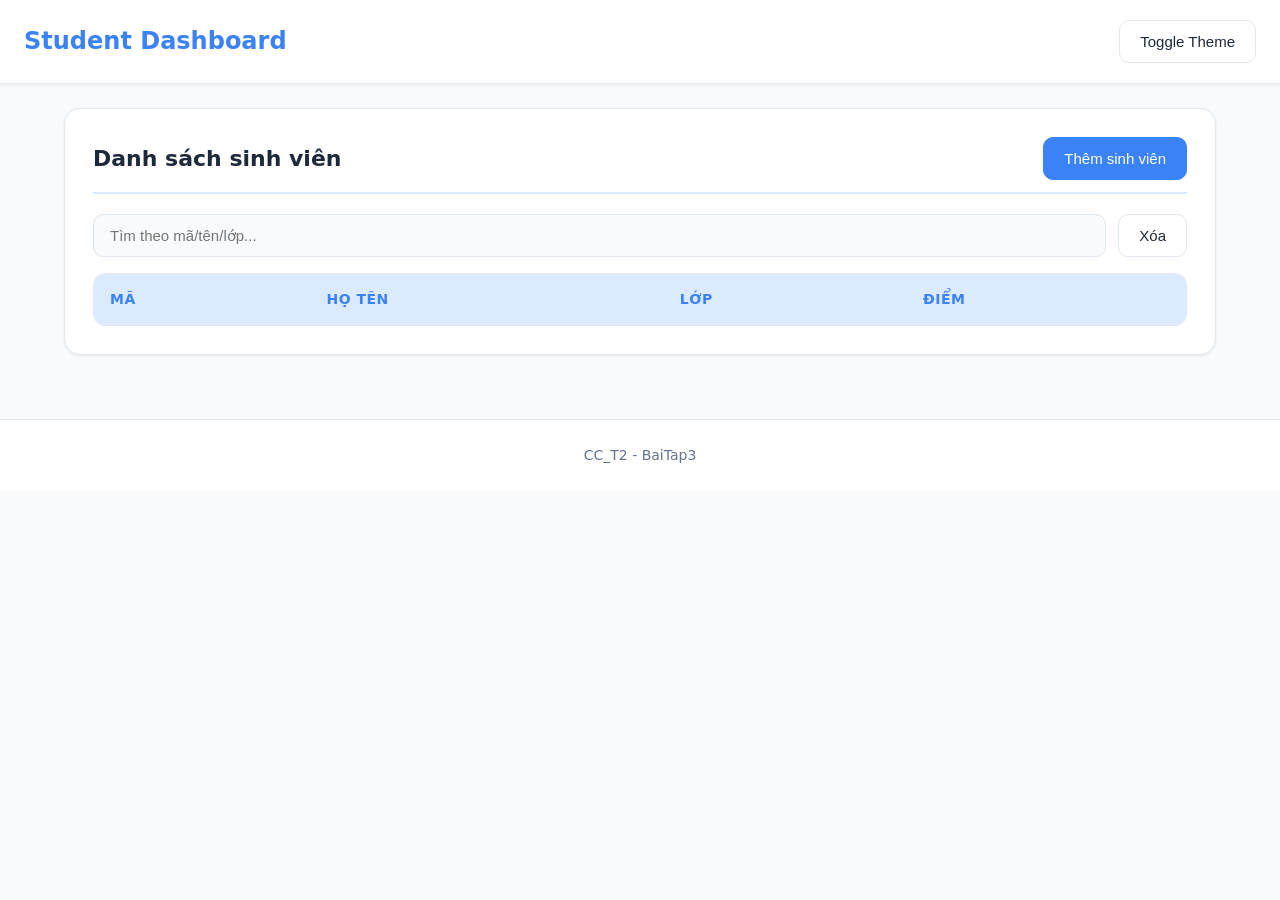
<file: index.html>
<!doctype html>
<html lang="vi">
  <head>
    <meta charset="utf-8" />
    <meta name="viewport" content="width=device-width, initial-scale=1" />
    <title>Student Management Dashboard</title>
    <link rel="stylesheet" href="styles.css" />
  </head>
  <body>
    <header class="topbar">
      <h1>Student Dashboard</h1>
      <button id="themeToggle" type="button" class="btn">Toggle Theme</button>
    </header>

    <main class="container">
      <section class="card">
        <div class="card-header">
          <h2>Danh sách sinh viên</h2>
          <button id="showFormBtn" class="btn primary" type="button">Thêm sinh viên</button>
        </div>
        <div class="row">
          <input id="searchInput" placeholder="Tìm theo mã/tên/lớp..." />
          <button id="clearSearch" class="btn" type="button">Xóa</button>
        </div>
        <div class="tableWrap">
          <table class="table" id="studentTable">
            <thead>
              <tr>
                <th>Mã</th>
                <th>Họ tên</th>
                <th>Lớp</th>
                <th>Điểm</th>
              </tr>
            </thead>
            <tbody id="studentTbody"></tbody>
          </table>
        </div>
      </section>

      <section class="card" id="formSection" style="display: none;">
        <div class="card-header">
          <h2>Thêm sinh viên</h2>
          <button id="hideFormBtn" class="btn" type="button">Đóng</button>
        </div>
        <form id="studentForm" class="grid" autocomplete="off">
          <label>
            Mã SV
            <input id="studentId" required placeholder="VD: SV001" />
          </label>
          <label>
            Họ tên
            <input id="studentName" required placeholder="VD: Nguyen Van A" />
          </label>
          <label>
            Lớp
            <input id="studentClass" required placeholder="VD: D21CQCN01" />
          </label>
          <label>
            Điểm (0-10)
            <input id="studentScore" type="number" min="0" max="10" step="0.1" required />
          </label>
          <div class="row">
            <button class="btn primary" type="submit">Thêm sinh viên</button>
            <button class="btn" type="reset">Reset</button>
          </div>
          <p id="formError" class="error" aria-live="polite"></p>
        </form>
      </section>
    </main>

    <footer class="footer">CC_T2 - BaiTap3</footer>
    <script src="app.js"></script>
  </body>
</html>
</file>
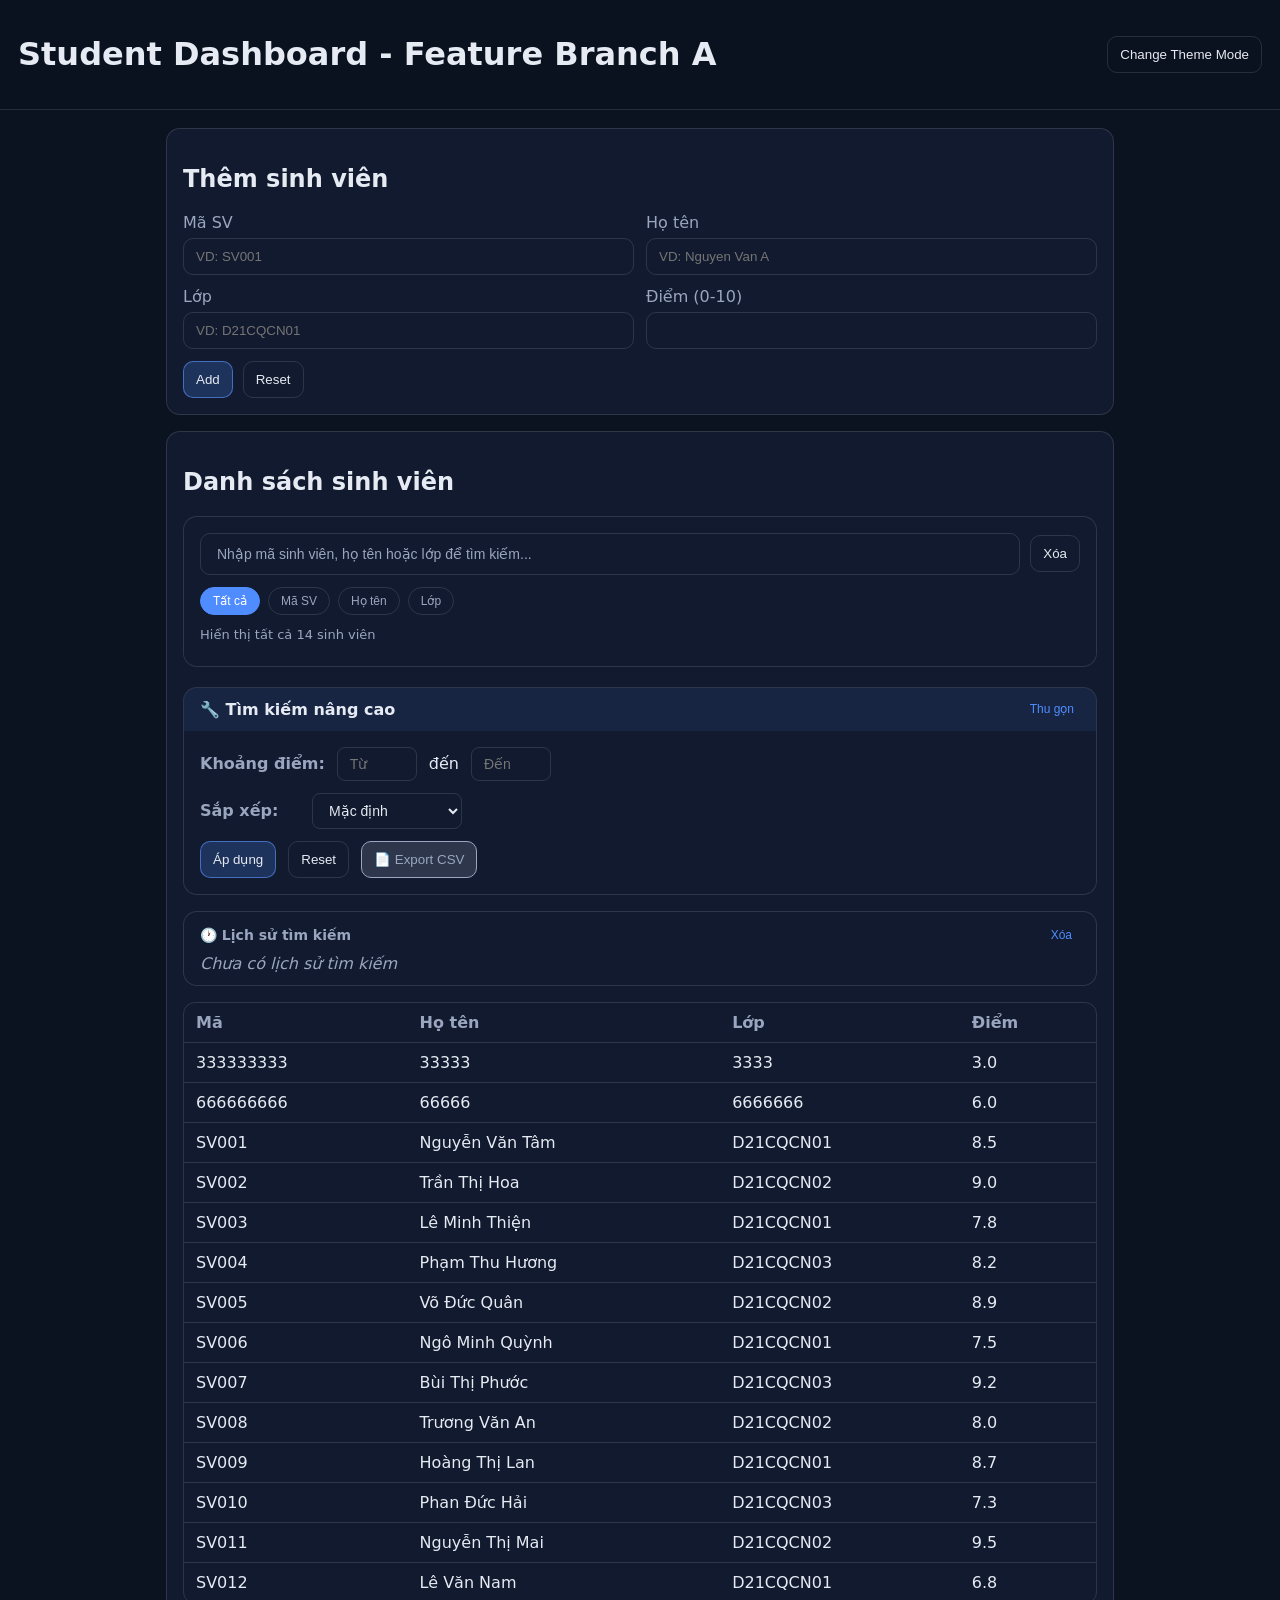
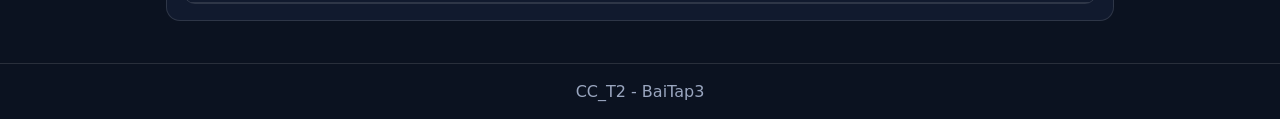
<file: web-app/index.html>
<!doctype html>
<html lang="vi">
  <head>
    <meta charset="utf-8" />
    <meta name="viewport" content="width=device-width, initial-scale=1" />
    <title>Student Management Dashboard</title>
    <link rel="stylesheet" href="styles.css" />
  </head>
  <body>
  <header class="topbar">
    <h1>Student Dashboard - Feature Branch A</h1>
    <button id="themeToggle" type="button" class="btn">Change Theme Mode</button>
  </header>

    <main class="container">
      <section class="card">
        <h2>Thêm sinh viên</h2>
        <form id="studentForm" class="grid" autocomplete="off">
          <label>
            Mã SV
            <input id="studentId" required placeholder="VD: SV001" />
          </label>
          <label>
            Họ tên
            <input id="studentName" required placeholder="VD: Nguyen Van A" />
          </label>
          <label>
            Lớp
            <input id="studentClass" required placeholder="VD: D21CQCN01" />
          </label>
          <label>
            Điểm (0-10)
            <input id="studentScore" type="number" min="0" max="10" step="0.1" required />
          </label>
          <div class="row">
            <button class="btn primary" type="submit">Add</button>
            <button class="btn" type="reset">Reset</button>
          </div>
          <p id="formError" class="error" aria-live="polite"></p>
        </form>
      </section>

      <section class="card">
        <h2>Danh sách sinh viên</h2>
        
        <!-- Search Feature by Tâm -->
        <div class="search-container">
          <div class="search-box">
            <input 
              type="text" 
              id="searchInput" 
              class="search-input"
              placeholder="Nhập mã sinh viên, họ tên hoặc lớp để tìm kiếm..."
              autocomplete="off"
            />
            <button id="clearSearch" class="btn" type="button">Xóa</button>
          </div>

          <!-- Filter chips để tìm theo từng trường cụ thể -->
          <div class="search-filters">
            <button class="filter-chip active" data-filter="all">Tất cả</button>
            <button class="filter-chip" data-filter="id">Mã SV</button>
            <button class="filter-chip" data-filter="name">Họ tên</button>
            <button class="filter-chip" data-filter="class">Lớp</button>
          </div>

          <div id="searchStats" class="search-stats">
            Hiển thị tất cả sinh viên
          </div>
          
          <!-- Search Suggestions -->
          <div id="searchSuggestions" class="suggestions-dropdown">
            <!-- Suggestions sẽ được render ở đây -->
          </div>
        </div>

        <!-- Advanced Search Panel - MR #2 by Tâm -->
        <div class="advanced-search-panel" id="advancedPanel">
          <div class="panel-header" id="panelHeader">
            <h4>🔧 Tìm kiếm nâng cao</h4>
            <button id="toggleAdvanced" class="btn-toggle">Thu gọn</button>
          </div>
          
          <div class="advanced-filters">
            <div class="filter-row">
              <label>Khoảng điểm:</label>
              <input type="number" id="minScore" placeholder="Từ" min="0" max="10" step="0.1">
              <span>đến</span>
              <input type="number" id="maxScore" placeholder="Đến" min="0" max="10" step="0.1">
            </div>
            
            <div class="filter-row">
              <label>Sắp xếp:</label>
              <select id="sortBy">
                <option value="">Mặc định</option>
                <option value="name-asc">Tên A-Z</option>
                <option value="name-desc">Tên Z-A</option>
                <option value="score-asc">Điểm thấp-cao</option>
                <option value="score-desc">Điểm cao-thấp</option>
                <option value="id-asc">Mã SV A-Z</option>
              </select>
            </div>
            
            <div class="filter-row">
              <button id="applyFilters" class="btn primary">Áp dụng</button>
              <button id="resetFilters" class="btn">Reset</button>
              <button id="exportResults" class="btn secondary">📄 Export CSV</button>
            </div>
          </div>
        </div>

        <!-- Search History Panel -->
        <div class="search-history-panel">
          <div class="history-header">
            <span>🕐 Lịch sử tìm kiếm</span>
            <button id="clearHistory" class="btn-small">Xóa</button>
          </div>
          <div id="searchHistoryList" class="history-list">
            <!-- History items sẽ được render ở đây -->
          </div>
        </div>
        
        <div class="tableWrap">
          <table class="table" id="studentTable">
            <thead>
              <tr>
                <th>Mã</th>
                <th>Họ tên</th>
                <th>Lớp</th>
                <th>Điểm</th>
              </tr>
            </thead>
            <tbody id="studentTbody"></tbody>
          </table>
        </div>
        
        <!-- No results message -->
        <div id="noResults" class="no-results" style="display: none;">
          <p>Không tìm thấy sinh viên phù hợp với từ khóa "<span id="searchTerm"></span>"</p>
          <p>Hãy thử tìm kiếm với từ khóa khác.</p>
        </div>
      </section>
    </main>

    <footer class="footer">CC_T2 - BaiTap3</footer>
    <script src="app.js"></script>
  </body>
</html>
</file>
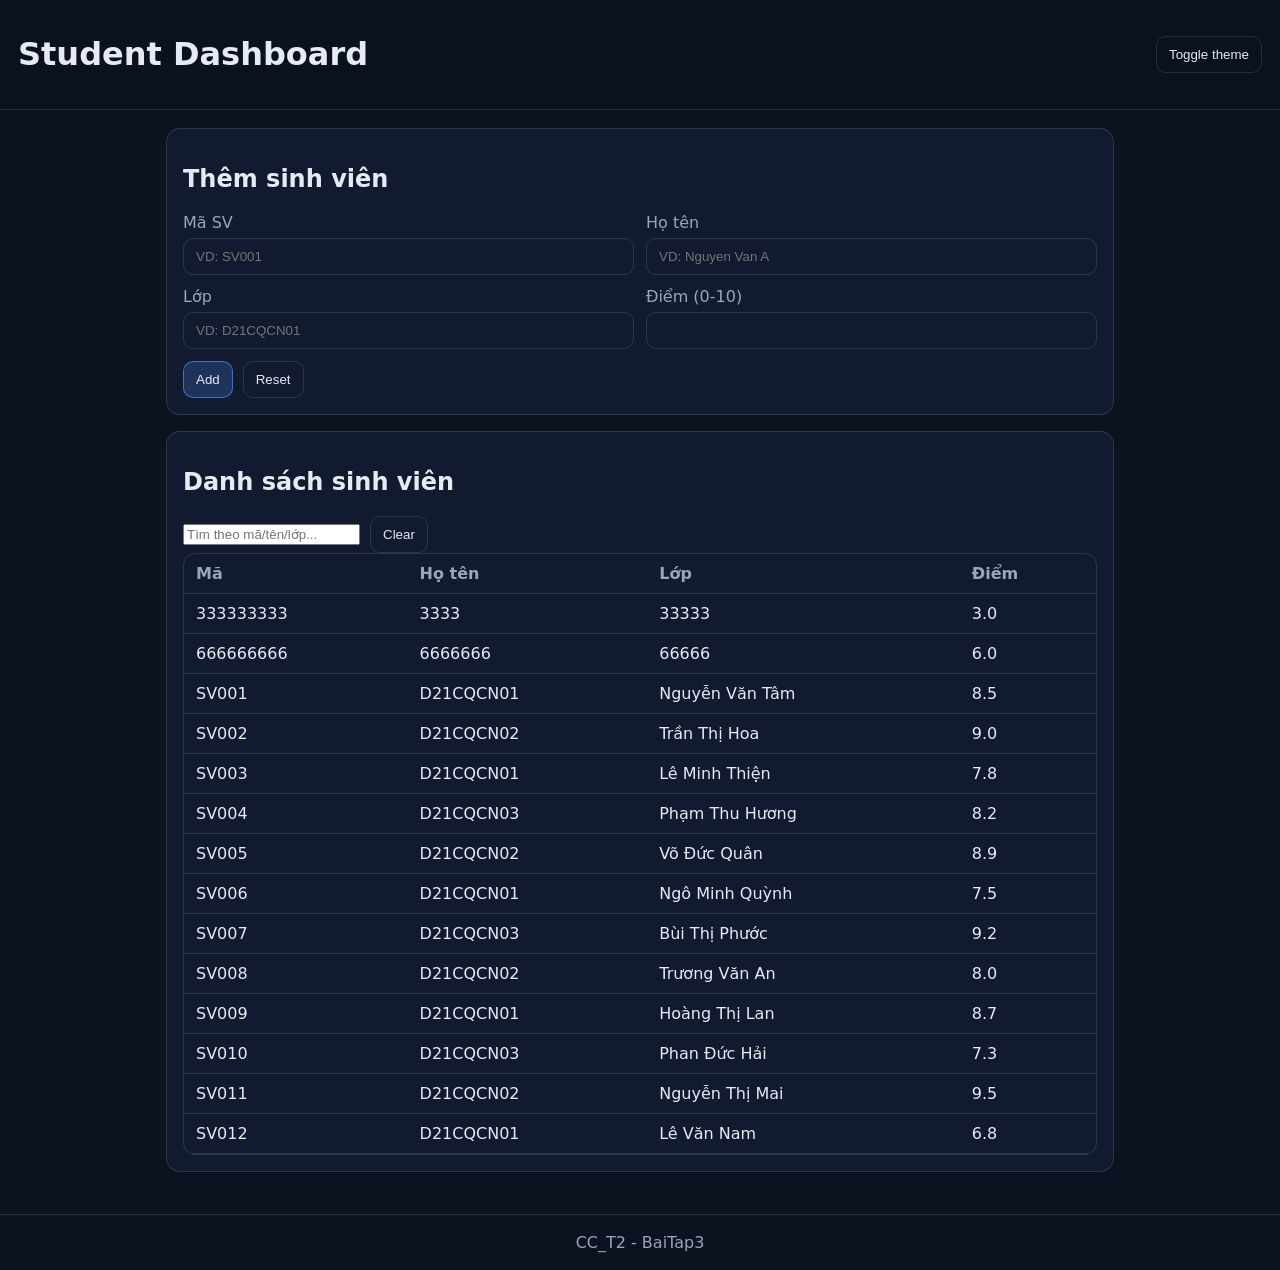
<file: BaiTap3/BaiTap3/index.html>
<!doctype html>
<html lang="vi">
  <head>
    <meta charset="utf-8" />
    <meta name="viewport" content="width=device-width, initial-scale=1" />
    <title>Student Management Dashboard</title>
    <link rel="stylesheet" href="styles.css" />
  </head>
  <body>
    <header class="topbar">
      <h1>Student Dashboard</h1>
      <button id="themeToggle" type="button" class="btn">Toggle theme</button>
    </header>

    <main class="container">
      <section class="card">
        <h2>Thêm sinh viên</h2>
        <form id="studentForm" class="grid" autocomplete="off">
          <label>
            Mã SV
            <input id="studentId" required placeholder="VD: SV001" />
          </label>
          <label>
            Họ tên
            <input id="studentName" required placeholder="VD: Nguyen Van A" />
          </label>
          <label>
            Lớp
            <input id="studentClass" required placeholder="VD: D21CQCN01" />
          </label>
          <label>
            Điểm (0-10)
            <input id="studentScore" type="number" min="0" max="10" step="0.1" required />
          </label>
          <div class="row">
            <button class="btn primary" type="submit">Add</button>
            <button class="btn" type="reset">Reset</button>
          </div>
          <p id="formError" class="error" aria-live="polite"></p>
        </form>
      </section>

      <section class="card">
        <h2>Danh sách sinh viên</h2>
        <div class="row">
          <input id="searchInput" placeholder="Tìm theo mã/tên/lớp..." />
          <button id="clearSearch" class="btn" type="button">Clear</button>
        </div>
        <div class="tableWrap">
          <table class="table" id="studentTable">
            <thead>
              <tr>
                <th>Mã</th>
                <th>Họ tên</th>
                <th>Lớp</th>
                <th>Điểm</th>
              </tr>
            </thead>
            <tbody id="studentTbody"></tbody>
          </table>
        </div>
      </section>
    </main>

    <footer class="footer">CC_T2 - BaiTap3</footer>
    <script src="app.js"></script>
  </body>
</html>
</file>
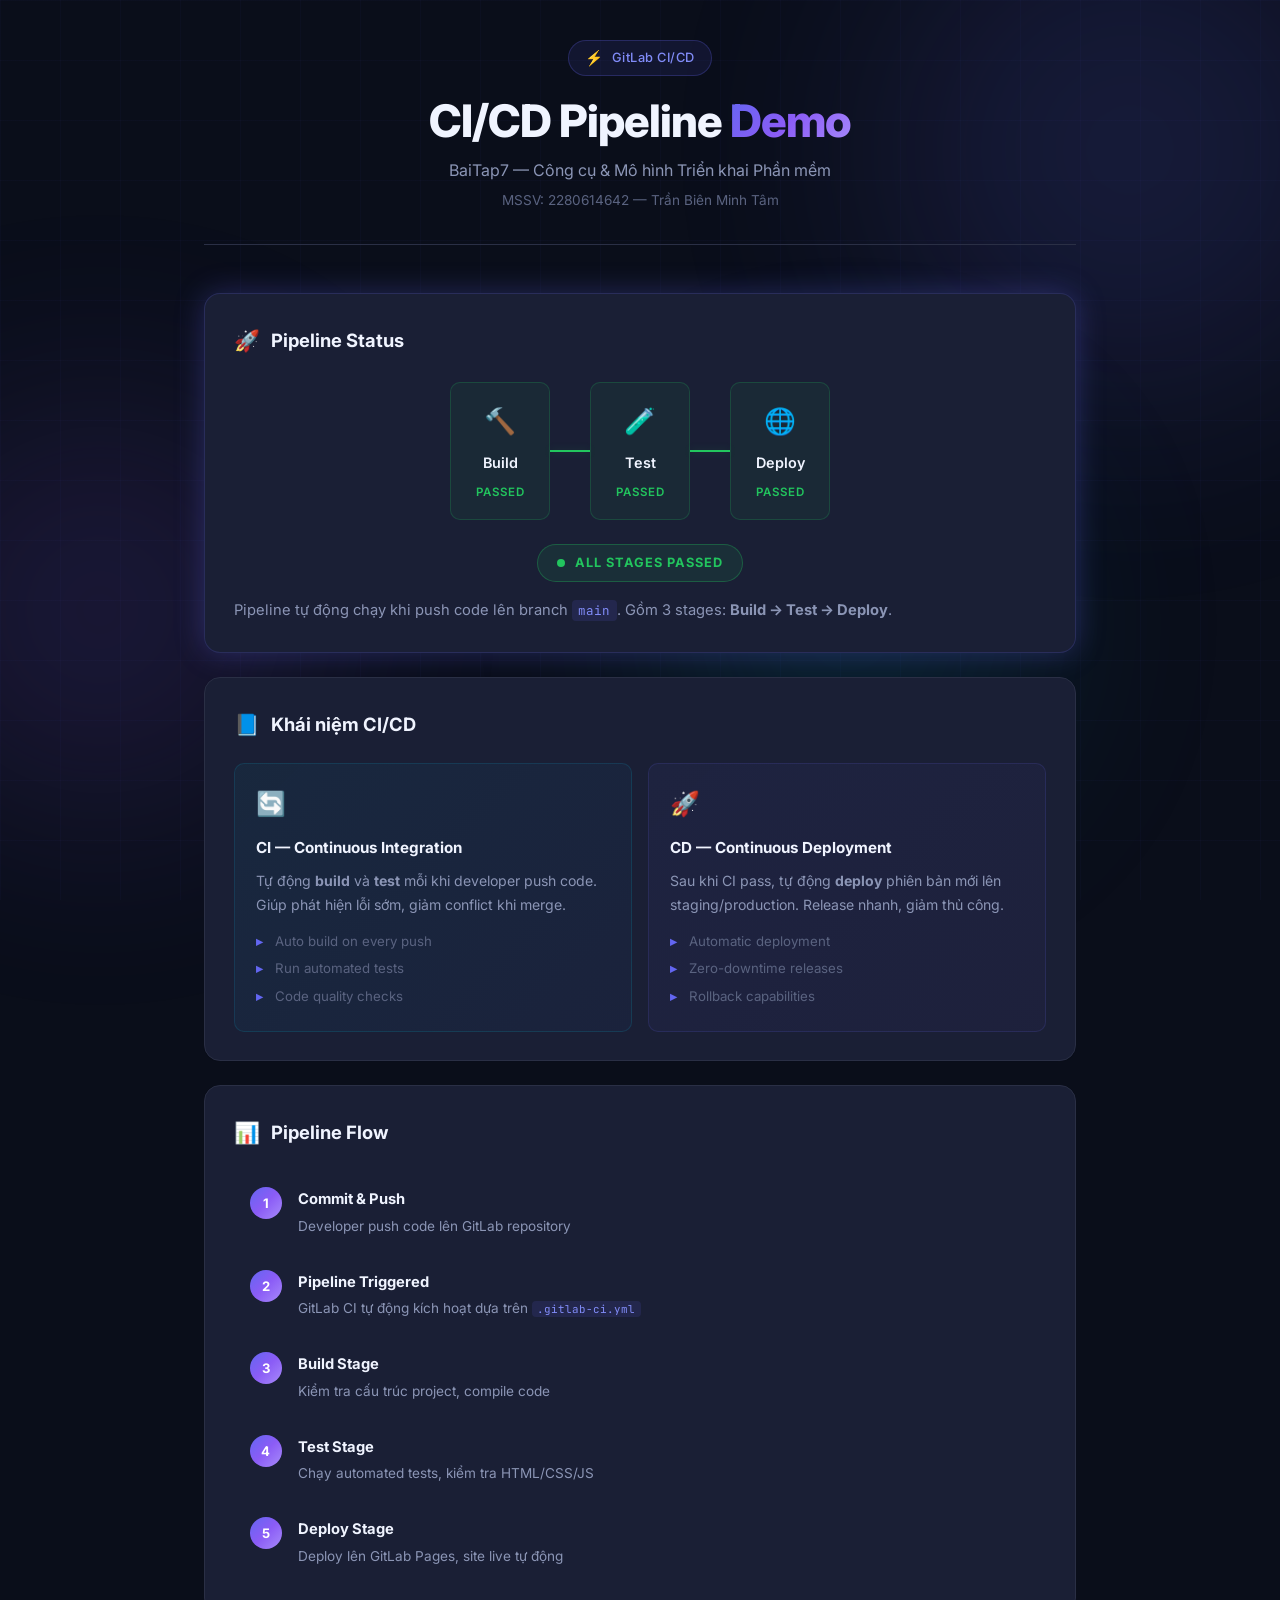
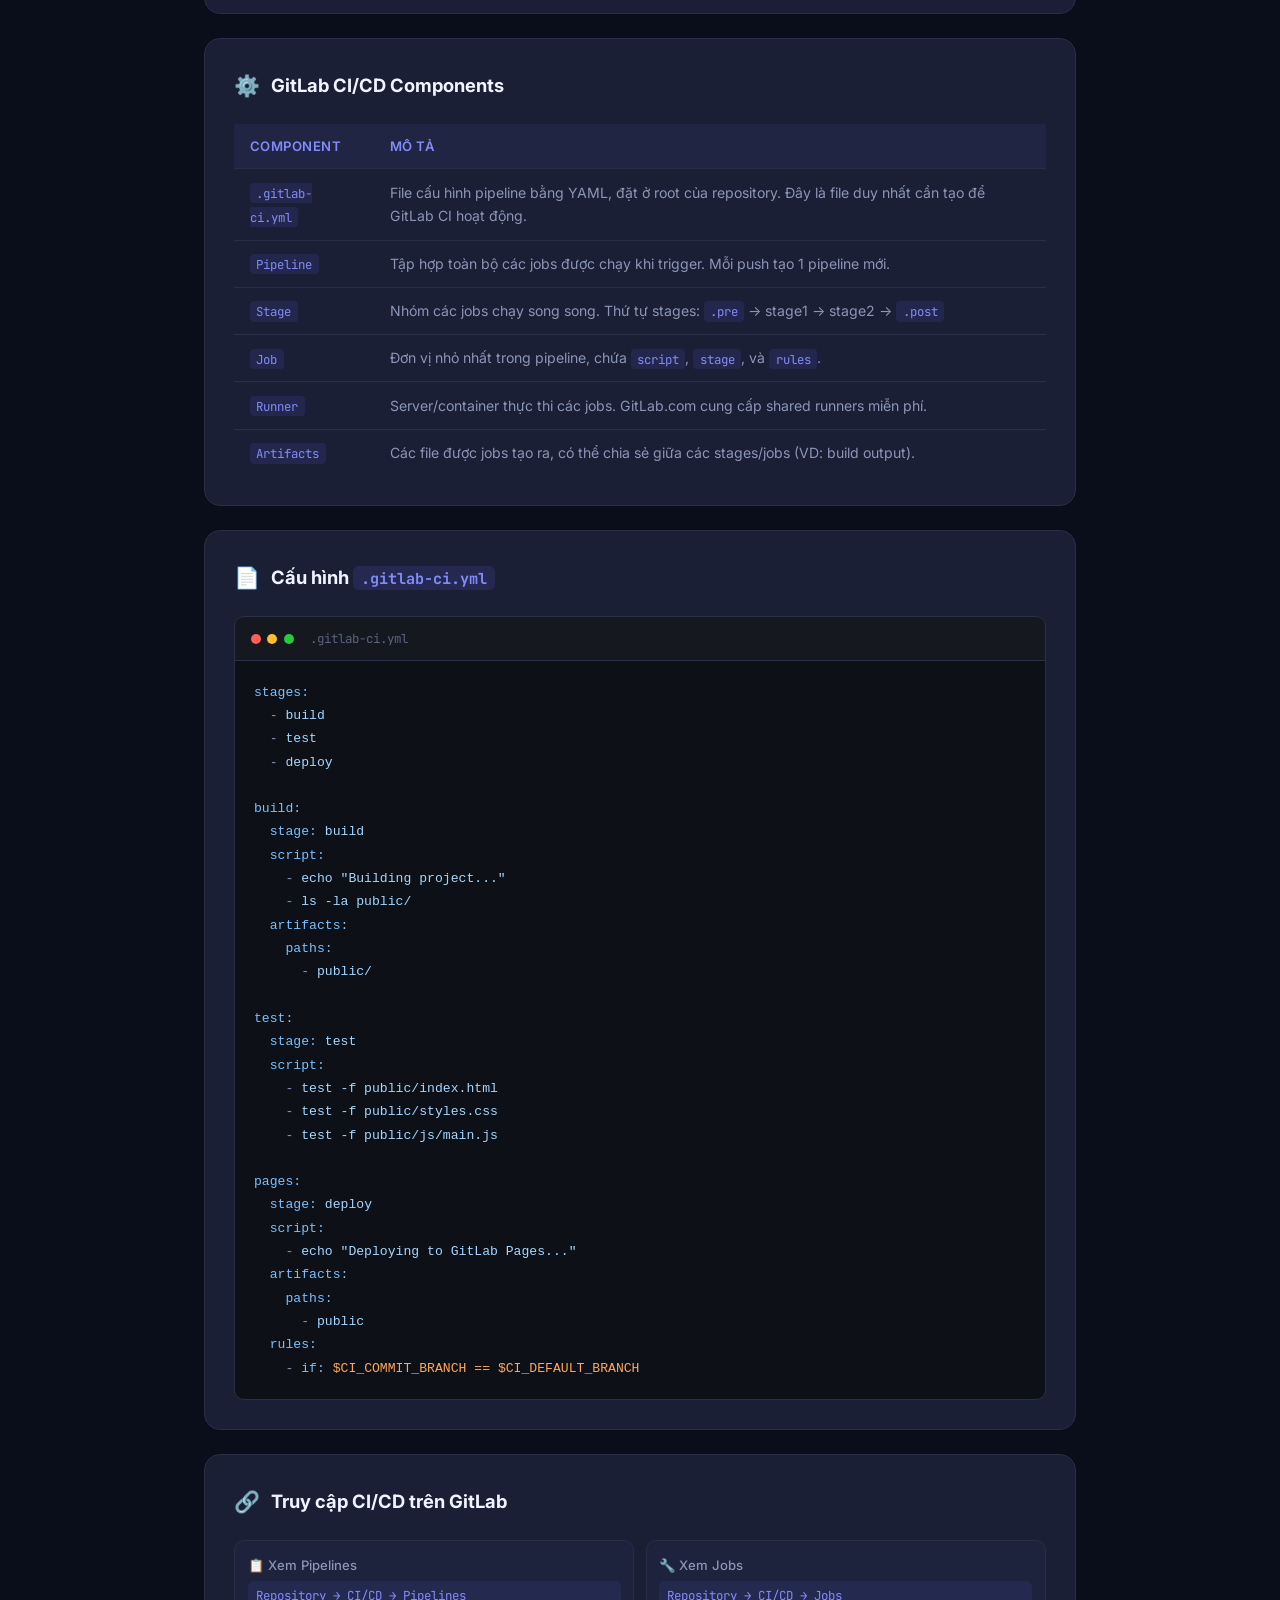
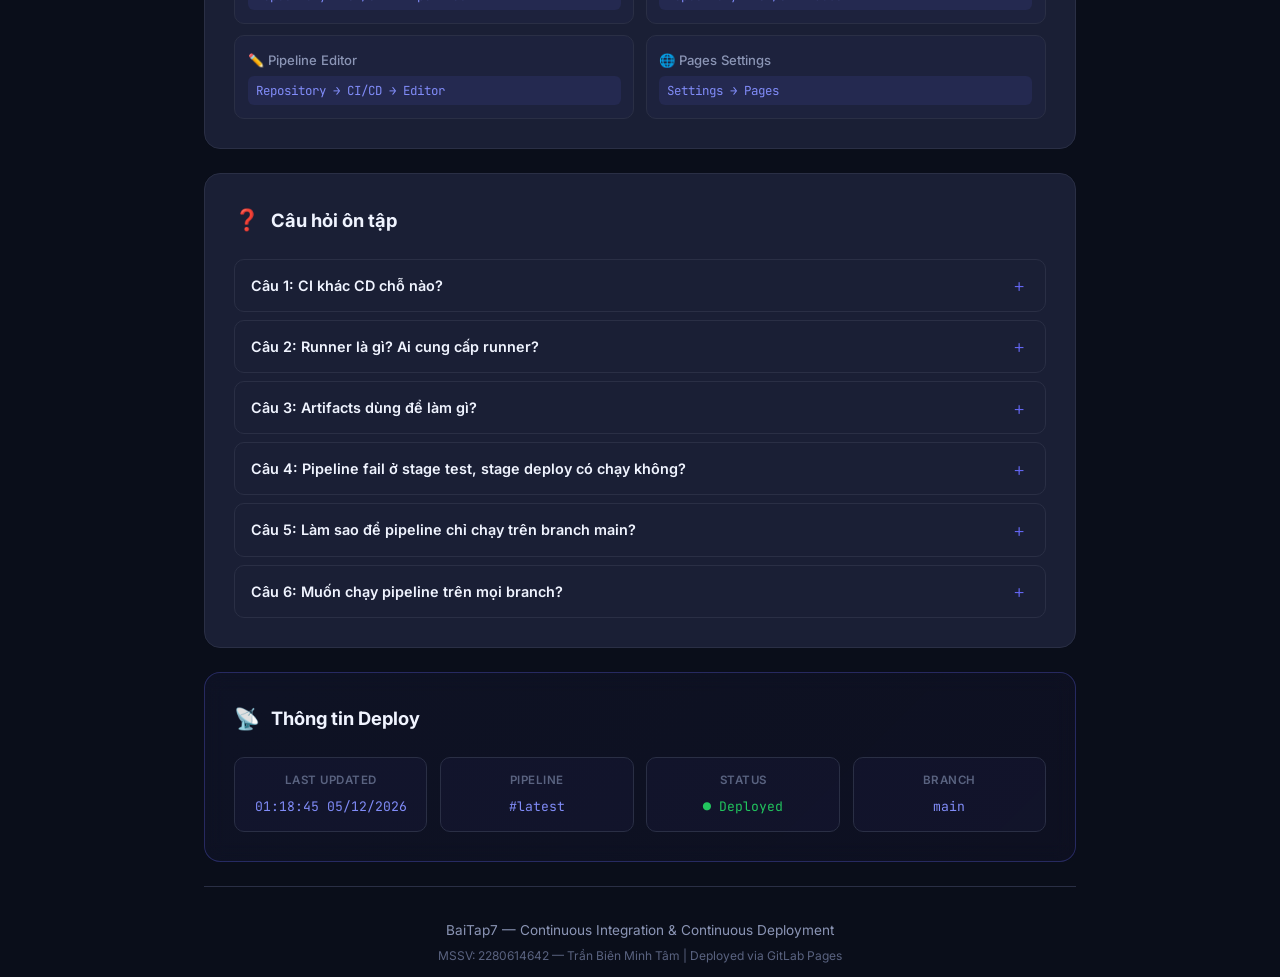
<file: BaiTap7/public/index.html>
<!DOCTYPE html>
<html lang="vi">
<head>
    <meta charset="UTF-8">
    <meta name="viewport" content="width=device-width, initial-scale=1.0">
    <meta name="description" content="CI/CD Pipeline Demo - BaiTap7 CCMTPTPM - Continuous Integration & Continuous Deployment với GitLab">
    <title>CI/CD Pipeline Demo - BaiTap7</title>
    <link rel="preconnect" href="https://fonts.googleapis.com">
    <link rel="preconnect" href="https://fonts.gstatic.com" crossorigin>
    <link href="https://fonts.googleapis.com/css2?family=Inter:wght@300;400;500;600;700;800&family=JetBrains+Mono:wght@400;500;600&display=swap" rel="stylesheet">
    <link rel="stylesheet" href="styles.css">
</head>
<body>
    <!-- CI/CD Pipeline Test - Triggered via Pull Request -->
    <!-- Animated Background -->
    <div class="bg-grid"></div>
    <div class="glow glow-1"></div>
    <div class="glow glow-2"></div>
    <div class="glow glow-3"></div>

    <div class="container">
        <!-- Header -->
        <header id="header">
            <div class="header-badge">
                <span class="badge-icon">⚡</span>
                <span>GitLab CI/CD</span>
            </div>
            <h1>CI/CD Pipeline <span class="gradient-text">Demo</span></h1>
            <p class="subtitle">BaiTap7 — Công cụ & Mô hình Triển khai Phần mềm</p>
            <p class="subtitle-sm">MSSV: 2280614642 — Trần Biên Minh Tâm</p>
        </header>

        <main>
            <!-- Pipeline Status -->
            <section class="card card-glow" id="pipeline-status">
                <div class="card-header">
                    <div class="card-icon">🚀</div>
                    <h2>Pipeline Status</h2>
                </div>
                <div class="pipeline-visual">
                    <div class="pipeline-stage completed" data-stage="1">
                        <div class="stage-icon">🔨</div>
                        <div class="stage-label">Build</div>
                        <div class="stage-status">passed</div>
                    </div>
                    <div class="pipeline-connector active"></div>
                    <div class="pipeline-stage completed" data-stage="2">
                        <div class="stage-icon">🧪</div>
                        <div class="stage-label">Test</div>
                        <div class="stage-status">passed</div>
                    </div>
                    <div class="pipeline-connector active"></div>
                    <div class="pipeline-stage completed" data-stage="3">
                        <div class="stage-icon">🌐</div>
                        <div class="stage-label">Deploy</div>
                        <div class="stage-status">passed</div>
                    </div>
                </div>
                <div class="status-badge-wrapper">
                    <div class="status-badge passed">
                        <span class="pulse-dot"></span>
                        <span>ALL STAGES PASSED</span>
                    </div>
                </div>
                <p class="card-desc">Pipeline tự động chạy khi push code lên branch <code>main</code>. Gồm 3 stages: <strong>Build → Test → Deploy</strong>.</p>
            </section>

            <!-- CI/CD Concepts -->
            <section class="card" id="cicd-concepts">
                <div class="card-header">
                    <div class="card-icon">📘</div>
                    <h2>Khái niệm CI/CD</h2>
                </div>
                <div class="concept-grid">
                    <div class="concept-card ci-card">
                        <div class="concept-icon">🔄</div>
                        <h3>CI — Continuous Integration</h3>
                        <p>Tự động <strong>build</strong> và <strong>test</strong> mỗi khi developer push code. Giúp phát hiện lỗi sớm, giảm conflict khi merge.</p>
                        <ul class="feature-list">
                            <li>Auto build on every push</li>
                            <li>Run automated tests</li>
                            <li>Code quality checks</li>
                        </ul>
                    </div>
                    <div class="concept-card cd-card">
                        <div class="concept-icon">🚀</div>
                        <h3>CD — Continuous Deployment</h3>
                        <p>Sau khi CI pass, tự động <strong>deploy</strong> phiên bản mới lên staging/production. Release nhanh, giảm thủ công.</p>
                        <ul class="feature-list">
                            <li>Automatic deployment</li>
                            <li>Zero-downtime releases</li>
                            <li>Rollback capabilities</li>
                        </ul>
                    </div>
                </div>
            </section>

            <!-- Pipeline Flow -->
            <section class="card" id="pipeline-flow">
                <div class="card-header">
                    <div class="card-icon">📊</div>
                    <h2>Pipeline Flow</h2>
                </div>
                <div class="flow-diagram">
                    <div class="flow-step">
                        <div class="flow-number">1</div>
                        <div class="flow-content">
                            <strong>Commit & Push</strong>
                            <span>Developer push code lên GitLab repository</span>
                        </div>
                    </div>
                    <div class="flow-arrow">→</div>
                    <div class="flow-step">
                        <div class="flow-number">2</div>
                        <div class="flow-content">
                            <strong>Pipeline Triggered</strong>
                            <span>GitLab CI tự động kích hoạt dựa trên <code>.gitlab-ci.yml</code></span>
                        </div>
                    </div>
                    <div class="flow-arrow">→</div>
                    <div class="flow-step">
                        <div class="flow-number">3</div>
                        <div class="flow-content">
                            <strong>Build Stage</strong>
                            <span>Kiểm tra cấu trúc project, compile code</span>
                        </div>
                    </div>
                    <div class="flow-arrow">→</div>
                    <div class="flow-step">
                        <div class="flow-number">4</div>
                        <div class="flow-content">
                            <strong>Test Stage</strong>
                            <span>Chạy automated tests, kiểm tra HTML/CSS/JS</span>
                        </div>
                    </div>
                    <div class="flow-arrow">→</div>
                    <div class="flow-step">
                        <div class="flow-number">5</div>
                        <div class="flow-content">
                            <strong>Deploy Stage</strong>
                            <span>Deploy lên GitLab Pages, site live tự động</span>
                        </div>
                    </div>
                </div>
            </section>

            <!-- GitLab CI Concepts Table -->
            <section class="card" id="gitlab-concepts">
                <div class="card-header">
                    <div class="card-icon">⚙️</div>
                    <h2>GitLab CI/CD Components</h2>
                </div>
                <div class="table-wrapper">
                    <table class="concepts-table">
                        <thead>
                            <tr>
                                <th>Component</th>
                                <th>Mô tả</th>
                            </tr>
                        </thead>
                        <tbody>
                            <tr>
                                <td><code>.gitlab-ci.yml</code></td>
                                <td>File cấu hình pipeline bằng YAML, đặt ở root của repository. Đây là file duy nhất cần tạo để GitLab CI hoạt động.</td>
                            </tr>
                            <tr>
                                <td><code>Pipeline</code></td>
                                <td>Tập hợp toàn bộ các jobs được chạy khi trigger. Mỗi push tạo 1 pipeline mới.</td>
                            </tr>
                            <tr>
                                <td><code>Stage</code></td>
                                <td>Nhóm các jobs chạy song song. Thứ tự stages: <code>.pre</code> → stage1 → stage2 → <code>.post</code></td>
                            </tr>
                            <tr>
                                <td><code>Job</code></td>
                                <td>Đơn vị nhỏ nhất trong pipeline, chứa <code>script</code>, <code>stage</code>, và <code>rules</code>.</td>
                            </tr>
                            <tr>
                                <td><code>Runner</code></td>
                                <td>Server/container thực thi các jobs. GitLab.com cung cấp shared runners miễn phí.</td>
                            </tr>
                            <tr>
                                <td><code>Artifacts</code></td>
                                <td>Các file được jobs tạo ra, có thể chia sẻ giữa các stages/jobs (VD: build output).</td>
                            </tr>
                        </tbody>
                    </table>
                </div>
            </section>

            <!-- YAML Config Preview -->
            <section class="card" id="yaml-config">
                <div class="card-header">
                    <div class="card-icon">📄</div>
                    <h2>Cấu hình <code>.gitlab-ci.yml</code></h2>
                </div>
                <div class="code-block">
                    <div class="code-header">
                        <span class="code-dot red"></span>
                        <span class="code-dot yellow"></span>
                        <span class="code-dot green"></span>
                        <span class="code-filename">.gitlab-ci.yml</span>
                    </div>
                    <pre><code><span class="yaml-key">stages:</span>
  - <span class="yaml-value">build</span>
  - <span class="yaml-value">test</span>
  - <span class="yaml-value">deploy</span>

<span class="yaml-key">build:</span>
  <span class="yaml-key">stage:</span> <span class="yaml-value">build</span>
  <span class="yaml-key">script:</span>
    - <span class="yaml-string">echo "Building project..."</span>
    - <span class="yaml-string">ls -la public/</span>
  <span class="yaml-key">artifacts:</span>
    <span class="yaml-key">paths:</span>
      - <span class="yaml-value">public/</span>

<span class="yaml-key">test:</span>
  <span class="yaml-key">stage:</span> <span class="yaml-value">test</span>
  <span class="yaml-key">script:</span>
    - <span class="yaml-string">test -f public/index.html</span>
    - <span class="yaml-string">test -f public/styles.css</span>
    - <span class="yaml-string">test -f public/js/main.js</span>

<span class="yaml-key">pages:</span>
  <span class="yaml-key">stage:</span> <span class="yaml-value">deploy</span>
  <span class="yaml-key">script:</span>
    - <span class="yaml-string">echo "Deploying to GitLab Pages..."</span>
  <span class="yaml-key">artifacts:</span>
    <span class="yaml-key">paths:</span>
      - <span class="yaml-value">public</span>
  <span class="yaml-key">rules:</span>
    - <span class="yaml-key">if:</span> <span class="yaml-variable">$CI_COMMIT_BRANCH == $CI_DEFAULT_BRANCH</span></code></pre>
                </div>
            </section>

            <!-- Access Guide -->
            <section class="card" id="access-guide">
                <div class="card-header">
                    <div class="card-icon">🔗</div>
                    <h2>Truy cập CI/CD trên GitLab</h2>
                </div>
                <div class="access-grid">
                    <div class="access-item">
                        <span class="access-label">📋 Xem Pipelines</span>
                        <code>Repository → CI/CD → Pipelines</code>
                    </div>
                    <div class="access-item">
                        <span class="access-label">🔧 Xem Jobs</span>
                        <code>Repository → CI/CD → Jobs</code>
                    </div>
                    <div class="access-item">
                        <span class="access-label">✏️ Pipeline Editor</span>
                        <code>Repository → CI/CD → Editor</code>
                    </div>
                    <div class="access-item">
                        <span class="access-label">🌐 Pages Settings</span>
                        <code>Settings → Pages</code>
                    </div>
                </div>
            </section>

            <!-- Q&A Section -->
            <section class="card" id="qa-section">
                <div class="card-header">
                    <div class="card-icon">❓</div>
                    <h2>Câu hỏi ôn tập</h2>
                </div>
                <div class="qa-list">
                    <div class="qa-item">
                        <button class="qa-question" onclick="toggleAnswer(this)">
                            <span>Câu 1: CI khác CD chỗ nào?</span>
                            <span class="qa-toggle">+</span>
                        </button>
                        <div class="qa-answer">
                            <p><strong>CI (Continuous Integration)</strong> tập trung vào việc tự động <em>build</em> và <em>test</em> mỗi khi có thay đổi code. <strong>CD (Continuous Deployment)</strong> mở rộng CI bằng cách tự động <em>deploy</em> phiên bản đã pass CI lên môi trường staging/production.</p>
                        </div>
                    </div>
                    <div class="qa-item">
                        <button class="qa-question" onclick="toggleAnswer(this)">
                            <span>Câu 2: Runner là gì? Ai cung cấp runner?</span>
                            <span class="qa-toggle">+</span>
                        </button>
                        <div class="qa-answer">
                            <p>Runner là <strong>server/container</strong> thực thi các jobs trong pipeline. GitLab.com cung cấp <strong>shared runners</strong> miễn phí, không cần cài đặt riêng. Ngoài ra có thể tự cài đặt <strong>self-hosted runners</strong>.</p>
                        </div>
                    </div>
                    <div class="qa-item">
                        <button class="qa-question" onclick="toggleAnswer(this)">
                            <span>Câu 3: Artifacts dùng để làm gì?</span>
                            <span class="qa-toggle">+</span>
                        </button>
                        <div class="qa-answer">
                            <p>Artifacts là các <strong>file được jobs tạo ra</strong> và có thể chia sẻ giữa các jobs/stages. VD: build output từ job <code>build</code> có thể được job <code>deploy</code> sử dụng.</p>
                        </div>
                    </div>
                    <div class="qa-item">
                        <button class="qa-question" onclick="toggleAnswer(this)">
                            <span>Câu 4: Pipeline fail ở stage test, stage deploy có chạy không?</span>
                            <span class="qa-toggle">+</span>
                        </button>
                        <div class="qa-answer">
                            <p><strong>Không.</strong> Stages chạy tuần tự. Nếu 1 stage fail, các stage sau sẽ <strong>không được thực thi</strong>. Điều này đảm bảo code lỗi không bao giờ được deploy.</p>
                        </div>
                    </div>
                    <div class="qa-item">
                        <button class="qa-question" onclick="toggleAnswer(this)">
                            <span>Câu 5: Làm sao để pipeline chỉ chạy trên branch main?</span>
                            <span class="qa-toggle">+</span>
                        </button>
                        <div class="qa-answer">
                            <p>Dùng <code>rules</code> trong job:</p>
                            <pre><code>rules:
  - if: $CI_COMMIT_BRANCH == $CI_DEFAULT_BRANCH</code></pre>
                        </div>
                    </div>
                    <div class="qa-item">
                        <button class="qa-question" onclick="toggleAnswer(this)">
                            <span>Câu 6: Muốn chạy pipeline trên mọi branch?</span>
                            <span class="qa-toggle">+</span>
                        </button>
                        <div class="qa-answer">
                            <p>Bỏ <code>rules</code> hoặc dùng:</p>
                            <pre><code>rules:
  - if: $CI_COMMIT_BRANCH</code></pre>
                        </div>
                    </div>
                </div>
            </section>

            <!-- Deploy Info -->
            <section class="card card-accent" id="deploy-info">
                <div class="card-header">
                    <div class="card-icon">📡</div>
                    <h2>Thông tin Deploy</h2>
                </div>
                <div class="deploy-grid">
                    <div class="deploy-item">
                        <span class="deploy-label">Last Updated</span>
                        <span class="deploy-value" id="timestamp">Loading...</span>
                    </div>
                    <div class="deploy-item">
                        <span class="deploy-label">Pipeline</span>
                        <span class="deploy-value" id="pipeline-id">#latest</span>
                    </div>
                    <div class="deploy-item">
                        <span class="deploy-label">Status</span>
                        <span class="deploy-value status-green">● Deployed</span>
                    </div>
                    <div class="deploy-item">
                        <span class="deploy-label">Branch</span>
                        <span class="deploy-value">main</span>
                    </div>
                </div>
            </section>
        </main>

        <footer>
            <p>BaiTap7 — Continuous Integration & Continuous Deployment</p>
            <p class="footer-sub">MSSV: 2280614642 — Trần Biên Minh Tâm | Deployed via GitLab Pages</p>
        </footer>
    </div>

    <script src="js/main.js"></script>
</body>
</html>
</file>
<file: styles.css>
:root {
  --bg: #f8fafc;
  --card: #ffffff;
  --text: #1e293b;
  --muted: #64748b;
  --line: #e2e8f0;
  --primary: #3b82f6;
  --primary-light: #dbeafe;
  --primary-hover: #2563eb;
  --shadow: 0 1px 3px rgba(0, 0, 0, 0.08);
  --shadow-lg: 0 4px 12px rgba(0, 0, 0, 0.1);
}

[data-theme="dark"] {
  --bg: #0f172a;
  --card: #1e293b;
  --text: #f1f5f9;
  --muted: #94a3b8;
  --line: #334155;
  --primary: #60a5fa;
  --primary-light: #1e3a5f;
  --primary-hover: #3b82f6;
  --shadow: 0 1px 3px rgba(0, 0, 0, 0.3);
  --shadow-lg: 0 4px 12px rgba(0, 0, 0, 0.4);
}

* { 
  box-sizing: border-box; 
  margin: 0;
  padding: 0;
}

body {
  margin: 0;
  font-family: 'Inter', system-ui, -apple-system, Segoe UI, Roboto, Arial, sans-serif;
  background: var(--bg);
  color: var(--text);
  line-height: 1.6;
  transition: background-color 0.3s ease, color 0.3s ease;
}

.topbar {
  display: flex;
  align-items: center;
  justify-content: space-between;
  gap: 16px;
  padding: 20px 24px;
  background: var(--card);
  border-bottom: 1px solid var(--line);
  position: sticky;
  top: 0;
  z-index: 100;
  box-shadow: var(--shadow);
  backdrop-filter: blur(12px);
}

.topbar h1 {
  font-size: 1.5rem;
  font-weight: 700;
  color: var(--primary);
  margin: 0;
}

@media (max-width: 640px) {
  .topbar {
    padding: 16px 20px;
  }
  .topbar h1 {
    font-size: 1.25rem;
  }
}

.container {
  max-width: 1200px;
  margin: 24px auto;
  padding: 0 24px 32px;
  display: grid;
  gap: 24px;
}

@media (max-width: 768px) {
  .container {
    margin: 16px auto;
    padding: 0 16px 24px;
    gap: 20px;
  }
}

.card {
  background: var(--card);
  border: 1px solid var(--line);
  border-radius: 16px;
  padding: 28px;
  box-shadow: var(--shadow);
  transition: box-shadow 0.3s ease;
}

.card:hover {
  box-shadow: var(--shadow-lg);
}

.card h2 {
  font-size: 1.375rem;
  font-weight: 600;
  color: var(--text);
  margin: 0;
}

.card-header {
  display: flex;
  align-items: center;
  justify-content: space-between;
  gap: 16px;
  margin-bottom: 20px;
  padding-bottom: 12px;
  border-bottom: 2px solid var(--primary-light);
  flex-wrap: wrap;
}

@media (max-width: 640px) {
  .card {
    padding: 20px;
  }
  .card h2 {
    font-size: 1.25rem;
  }
  .card-header {
    margin-bottom: 16px;
  }
}

.grid {
  display: grid;
  grid-template-columns: repeat(2, minmax(0, 1fr));
  gap: 16px;
}

.grid label { 
  display: grid; 
  gap: 8px; 
  color: var(--muted);
  font-size: 0.875rem;
  font-weight: 500;
}

.grid input {
  padding: 12px 16px;
  border-radius: 10px;
  border: 1.5px solid var(--line);
  background: var(--bg);
  color: var(--text);
  outline: none;
  font-size: 0.9375rem;
  transition: all 0.2s ease;
}

.grid input:focus {
  border-color: var(--primary);
  background: var(--card);
  box-shadow: 0 0 0 3px var(--primary-light);
}

.grid input::placeholder {
  color: var(--muted);
  opacity: 0.6;
}

@media (max-width: 768px) {
  .grid {
    grid-template-columns: 1fr;
    gap: 14px;
  }
}

.row { 
  display: flex; 
  gap: 12px; 
  align-items: center; 
  flex-wrap: wrap; 
}

.row input {
  flex: 1;
  min-width: 200px;
  padding: 12px 16px;
  border-radius: 10px;
  border: 1.5px solid var(--line);
  background: var(--bg);
  color: var(--text);
  outline: none;
  font-size: 0.9375rem;
  transition: all 0.2s ease;
}

.row input:focus {
  border-color: var(--primary);
  background: var(--card);
  box-shadow: 0 0 0 3px var(--primary-light);
}

@media (max-width: 640px) {
  .row {
    flex-direction: column;
    align-items: stretch;
  }
  .row input {
    min-width: 100%;
  }
}

.btn {
  padding: 12px 20px;
  border-radius: 10px;
  border: 1.5px solid var(--line);
  background: var(--card);
  color: var(--text);
  cursor: pointer;
  font-size: 0.9375rem;
  font-weight: 500;
  transition: all 0.2s ease;
  white-space: nowrap;
}

.btn:hover {
  background: var(--bg);
  border-color: var(--primary);
  transform: translateY(-1px);
  box-shadow: var(--shadow);
}

.btn:active {
  transform: translateY(0);
}

.btn.primary {
  border-color: var(--primary);
  background: var(--primary);
  color: white;
}

.btn.primary:hover {
  background: var(--primary-hover);
  border-color: var(--primary-hover);
  box-shadow: 0 4px 12px rgba(59, 130, 246, 0.3);
}

@media (max-width: 640px) {
  .btn {
    padding: 10px 16px;
    font-size: 0.875rem;
  }
}

.error { 
  margin: 8px 0 0; 
  color: #ef4444; 
  min-height: 1.2em;
  font-size: 0.875rem;
  font-weight: 500;
}

.tableWrap { 
  overflow: auto; 
  border-radius: 12px; 
  border: 1px solid var(--line);
  background: var(--bg);
  margin-top: 16px;
}

.table { 
  width: 100%; 
  border-collapse: collapse; 
  min-width: 500px;
}

.table th, .table td { 
  padding: 14px 16px; 
  border-bottom: 1px solid var(--line);
  text-align: left;
}

.table th { 
  background: var(--primary-light);
  color: var(--primary);
  font-weight: 600;
  font-size: 0.875rem;
  text-transform: uppercase;
  letter-spacing: 0.5px;
  position: sticky;
  top: 0;
}

.table tbody tr {
  transition: background-color 0.2s ease;
}

.table tbody tr:hover {
  background: var(--primary-light);
}

.table tbody tr:last-child td {
  border-bottom: none;
}

.table td {
  font-size: 0.9375rem;
}

@media (max-width: 640px) {
  .table th, .table td {
    padding: 12px;
    font-size: 0.875rem;
  }
  .table {
    min-width: 450px;
  }
}

.footer {
  padding: 24px;
  text-align: center;
  color: var(--muted);
  border-top: 1px solid var(--line);
  background: var(--card);
  font-size: 0.875rem;
  margin-top: 32px;
}

/* Scrollbar styling */
.tableWrap::-webkit-scrollbar {
  height: 8px;
}

.tableWrap::-webkit-scrollbar-track {
  background: var(--bg);
  border-radius: 4px;
}

.tableWrap::-webkit-scrollbar-thumb {
  background: var(--line);
  border-radius: 4px;
}

.tableWrap::-webkit-scrollbar-thumb:hover {
  background: var(--muted);
}
</file>
<file: web-app/styles.css>
:root {
  --bg: #0b1220;
  --card: #111a2e;
  --text: #e6eaf2;
  --muted: #9aa6bf;
  --line: rgba(255, 255, 255, 0.12);
  --primary: #4f8cff;
}

[data-theme="light"] {
  --bg: #f6f7fb;
  --card: #ffffff;
  --text: #121826;
  --muted: #5f6b7a;
  --line: rgba(18, 24, 38, 0.12);
  --primary: #2563eb;
}

* { box-sizing: border-box; }
body {
  margin: 0;
  font-family: system-ui, -apple-system, Segoe UI, Roboto, Arial, sans-serif;
  background: var(--bg);
  color: var(--text);
}

.topbar {
  display: flex;
  align-items: center;
  justify-content: space-between;
  gap: 12px;
  padding: 14px 18px;
  border-bottom: 1px solid var(--line);
  position: sticky;
  top: 0;
  background: color-mix(in srgb, var(--bg) 90%, transparent);
  backdrop-filter: blur(8px);
}

.container {
  max-width: 980px;
  margin: 18px auto;
  padding: 0 16px 24px;
  display: grid;
  gap: 16px;
}

.card {
  background: var(--card);
  border: 1px solid var(--line);
  border-radius: 14px;
  padding: 16px;
}

.grid {
  display: grid;
  grid-template-columns: repeat(2, minmax(0, 1fr));
  gap: 12px;
}
.grid label { display: grid; gap: 6px; color: var(--muted); }
.grid input {
  padding: 10px 12px;
  border-radius: 10px;
  border: 1px solid var(--line);
  background: transparent;
  color: var(--text);
  outline: none;
}

.row { display: flex; gap: 10px; align-items: center; flex-wrap: wrap; }

.btn {
  padding: 10px 12px;
  border-radius: 10px;
  border: 1px solid var(--line);
  background: transparent;
  color: var(--text);
  cursor: pointer;
}
.btn.primary {
  border-color: color-mix(in srgb, var(--primary) 55%, var(--line));
  background: color-mix(in srgb, var(--primary) 22%, transparent);
}

.error { margin: 6px 0 0; color: #ffb4b4; min-height: 1em; }

.tableWrap { overflow: auto; border-radius: 12px; border: 1px solid var(--line); }
.table { width: 100%; border-collapse: collapse; min-width: 640px; }
.table th, .table td { padding: 10px 12px; border-bottom: 1px solid var(--line); }
.table th { text-align: left; color: var(--muted); font-weight: 600; }

.footer {
  padding: 18px;
  text-align: center;
  color: var(--muted);
  border-top: 1px solid var(--line);
}

@media (max-width: 720px) {
  .grid { grid-template-columns: 1fr; }
}

/* Search Features - by Tâm */
.search-container {
    background: var(--card);
    border: 1px solid var(--line);
    border-radius: 14px;
    padding: 16px;
    margin-bottom: 20px;
    position: relative;
}

.search-box {
    display: flex;
    gap: 10px;
    align-items: center;
    flex-wrap: wrap;
    position: relative;
}

.search-input {
    flex: 1;
    min-width: 250px;
    padding: 12px 16px;
    border-radius: 10px;
    border: 1px solid var(--line);
    background: transparent;
    color: var(--text);
    font-size: 14px;
    outline: none;
    transition: border-color 0.2s, box-shadow 0.2s;
}

.search-input:focus {
    border-color: var(--primary);
    box-shadow: 0 0 0 3px color-mix(in srgb, var(--primary) 20%, transparent);
}

.search-input::placeholder {
    color: var(--muted);
}

.search-highlight, .highlight {
    background: color-mix(in srgb, var(--primary) 30%, transparent);
    color: var(--primary);
    padding: 2px 4px;
    border-radius: 4px;
    font-weight: 600;
}

.search-stats {
    font-size: 13px;
    color: var(--muted);
    margin-top: 12px;
    margin-bottom: 8px;
}

.no-results {
    text-align: center;
    padding: 40px 20px;
    color: var(--muted);
    font-style: italic;
}

.search-filters {
    display: flex;
    gap: 8px;
    flex-wrap: wrap;
    margin-top: 12px;
}

.filter-chip {
    padding: 6px 12px;
    border-radius: 20px;
    border: 1px solid var(--line);
    background: transparent;
    color: var(--muted);
    font-size: 12px;
    cursor: pointer;
    transition: all 0.2s;
}

.filter-chip.active {
    background: var(--primary);
    color: white;
    border-color: var(--primary);
}

.filter-chip:hover {
    border-color: var(--primary);
    color: var(--primary);
}

/* Advanced Search Panel */
.advanced-search-panel {
    background: var(--card);
    border: 1px solid var(--line);
    border-radius: 14px;
    margin-bottom: 16px;
    overflow: hidden;
    transition: max-height 0.3s ease;
}

.panel-header {
    display: flex;
    justify-content: space-between;
    align-items: center;
    padding: 12px 16px;
    background: color-mix(in srgb, var(--primary) 10%, transparent);
    cursor: pointer;
}

.panel-header h4 {
    margin: 0;
    color: var(--text);
}

.btn-toggle {
    background: none;
    border: none;
    color: var(--primary);
    cursor: pointer;
    font-size: 12px;
}

.advanced-filters {
    padding: 16px;
    display: grid;
    gap: 12px;
}

.filter-row {
    display: flex;
    align-items: center;
    gap: 12px;
    flex-wrap: wrap;
}

.filter-row label {
    font-weight: 600;
    color: var(--muted);
    min-width: 100px;
}

.filter-row input, .filter-row select {
    padding: 8px 12px;
    border-radius: 8px;
    border: 1px solid var(--line);
    background: transparent;
    color: var(--text);
    font-size: 14px;
}

.filter-row input[type="number"] {
    width: 80px;
}

.filter-row select {
    min-width: 150px;
}

.btn.secondary {
    background: color-mix(in srgb, var(--muted) 20%, transparent);
    border-color: var(--muted);
    color: var(--muted);
}

.btn.secondary:hover {
    background: color-mix(in srgb, var(--muted) 30%, transparent);
}

/* Search History */
.search-history-panel {
    background: var(--card);
    border: 1px solid var(--line);
    border-radius: 14px;
    margin-bottom: 16px;
    padding: 12px 16px;
}

.history-header {
    display: flex;
    justify-content: space-between;
    align-items: center;
    margin-bottom: 8px;
    font-size: 14px;
    font-weight: 600;
    color: var(--muted);
}

.btn-small {
    background: none;
    border: none;
    color: var(--primary);
    cursor: pointer;
    font-size: 12px;
    padding: 4px 8px;
}

.history-list {
    display: flex;
    flex-wrap: wrap;
    gap: 6px;
}

.history-item {
    background: color-mix(in srgb, var(--primary) 15%, transparent);
    color: var(--primary);
    padding: 4px 10px;
    border-radius: 12px;
    font-size: 12px;
    cursor: pointer;
    transition: background-color 0.2s;
}

.history-item:hover {
    background: color-mix(in srgb, var(--primary) 25%, transparent);
}

/* Search Suggestions */
.suggestions-dropdown {
    position: absolute;
    top: 100%;
    left: 0;
    right: 0;
    background: var(--card);
    border: 1px solid var(--line);
    border-top: none;
    border-radius: 0 0 10px 10px;
    max-height: 200px;
    overflow-y: auto;
    z-index: 100;
    display: none;
}

.suggestion-item {
    padding: 10px 16px;
    cursor: pointer;
    border-bottom: 1px solid var(--line);
    display: flex;
    justify-content: space-between;
    align-items: center;
}

.suggestion-item:hover {
    background: color-mix(in srgb, var(--primary) 15%, transparent);
}

.suggestion-item:last-child {
    border-bottom: none;
}

.suggestion-text {
    color: var(--text);
}

.suggestion-type {
    font-size: 11px;
    color: var(--muted);
    background: color-mix(in srgb, var(--muted) 20%, transparent);
    padding: 2px 6px;
    border-radius: 8px;
}

/* Panel collapse animation */
.advanced-search-panel.collapsed .advanced-filters {
    display: none;
}

.advanced-search-panel.collapsed .panel-header {
    border-bottom: none;
}

/* Responsive Design */
@media (max-width: 768px) {
    .search-box {
        flex-direction: column;
        align-items: stretch;
    }
    
    .search-input {
        min-width: auto;
    }
    
    .filter-row {
        flex-direction: column;
        align-items: stretch;
    }
    
    .filter-row label {
        min-width: auto;
    }
    
    .history-list {
        justify-content: center;
    }
    
    .suggestions-dropdown {
        position: fixed;
        left: 10px;
        right: 10px;
        max-width: calc(100vw - 20px);
    }
}
</file>
<file: BaiTap3/BaiTap3/styles.css>
:root {
  --bg: #0b1220;
  --card: #111a2e;
  --text: #e6eaf2;
  --muted: #9aa6bf;
  --line: rgba(255, 255, 255, 0.12);
  --primary: #4f8cff;
}

[data-theme="light"] {
  --bg: #f6f7fb;
  --card: #ffffff;
  --text: #121826;
  --muted: #5f6b7a;
  --line: rgba(18, 24, 38, 0.12);
  --primary: #2563eb;
}

* { box-sizing: border-box; }
body {
  margin: 0;
  font-family: system-ui, -apple-system, Segoe UI, Roboto, Arial, sans-serif;
  background: var(--bg);
  color: var(--text);
}

.topbar {
  display: flex;
  align-items: center;
  justify-content: space-between;
  gap: 12px;
  padding: 14px 18px;
  border-bottom: 1px solid var(--line);
  position: sticky;
  top: 0;
  background: color-mix(in srgb, var(--bg) 90%, transparent);
  backdrop-filter: blur(8px);
}

.container {
  max-width: 980px;
  margin: 18px auto;
  padding: 0 16px 24px;
  display: grid;
  gap: 16px;
}

.card {
  background: var(--card);
  border: 1px solid var(--line);
  border-radius: 14px;
  padding: 16px;
}

.grid {
  display: grid;
  grid-template-columns: repeat(2, minmax(0, 1fr));
  gap: 12px;
}
.grid label { display: grid; gap: 6px; color: var(--muted); }
.grid input {
  padding: 10px 12px;
  border-radius: 10px;
  border: 1px solid var(--line);
  background: transparent;
  color: var(--text);
  outline: none;
}

.row { display: flex; gap: 10px; align-items: center; flex-wrap: wrap; }

.btn {
  padding: 10px 12px;
  border-radius: 10px;
  border: 1px solid var(--line);
  background: transparent;
  color: var(--text);
  cursor: pointer;
}
.btn.primary {
  border-color: color-mix(in srgb, var(--primary) 55%, var(--line));
  background: color-mix(in srgb, var(--primary) 22%, transparent);
}

.error { margin: 6px 0 0; color: #ffb4b4; min-height: 1em; }

.tableWrap { overflow: auto; border-radius: 12px; border: 1px solid var(--line); }
.table { width: 100%; border-collapse: collapse; min-width: 640px; }
.table th, .table td { padding: 10px 12px; border-bottom: 1px solid var(--line); }
.table th { text-align: left; color: var(--muted); font-weight: 600; }

.footer {
  padding: 18px;
  text-align: center;
  color: var(--muted);
  border-top: 1px solid var(--line);
}

@media (max-width: 720px) {
  .grid { grid-template-columns: 1fr; }
}
</file>
<file: BaiTap7/public/styles.css>
/* ================= RESET & VARIABLES ================= */
*,
*::before,
*::after {
    margin: 0;
    padding: 0;
    box-sizing: border-box;
}

:root {
    --bg-primary: #0a0e1a;
    --bg-secondary: #111827;
    --bg-card: #1a1f35;
    --bg-card-hover: #1f2544;
    --text-primary: #f0f4ff;
    --text-secondary: #8b95b5;
    --text-muted: #5a6380;
    --accent: #6366f1;
    --accent-light: #818cf8;
    --accent-glow: rgba(99, 102, 241, 0.3);
    --success: #22c55e;
    --success-glow: rgba(34, 197, 94, 0.2);
    --warning: #f59e0b;
    --border: #2a2f45;
    --border-light: #363d58;
    --gradient-1: linear-gradient(135deg, #6366f1, #8b5cf6, #a78bfa);
    --gradient-2: linear-gradient(135deg, #06b6d4, #3b82f6, #6366f1);
    --radius: 16px;
    --radius-sm: 10px;
    --shadow: 0 4px 24px rgba(0, 0, 0, 0.3);
    --shadow-glow: 0 0 30px var(--accent-glow);
}

/* ================= BASE ================= */
html {
    scroll-behavior: smooth;
}

body {
    font-family: 'Inter', -apple-system, BlinkMacSystemFont, 'Segoe UI', sans-serif;
    background-color: var(--bg-primary);
    color: var(--text-primary);
    line-height: 1.7;
    min-height: 100vh;
    overflow-x: hidden;
    position: relative;
}

/* ================= ANIMATED BACKGROUND ================= */
.bg-grid {
    position: fixed;
    top: 0;
    left: 0;
    width: 100%;
    height: 100%;
    background-image:
        linear-gradient(rgba(99, 102, 241, 0.03) 1px, transparent 1px),
        linear-gradient(90deg, rgba(99, 102, 241, 0.03) 1px, transparent 1px);
    background-size: 60px 60px;
    z-index: 0;
    pointer-events: none;
}

.glow {
    position: fixed;
    border-radius: 50%;
    filter: blur(120px);
    opacity: 0.15;
    z-index: 0;
    pointer-events: none;
    animation: floatGlow 15s ease-in-out infinite;
}

.glow-1 {
    width: 500px;
    height: 500px;
    background: #6366f1;
    top: -100px;
    right: -100px;
}

.glow-2 {
    width: 400px;
    height: 400px;
    background: #8b5cf6;
    bottom: 10%;
    left: -100px;
    animation-delay: -5s;
}

.glow-3 {
    width: 350px;
    height: 350px;
    background: #06b6d4;
    top: 50%;
    right: 20%;
    animation-delay: -10s;
}

@keyframes floatGlow {
    0%, 100% { transform: translate(0, 0) scale(1); }
    33% { transform: translate(30px, -20px) scale(1.05); }
    66% { transform: translate(-20px, 15px) scale(0.95); }
}

/* ================= CONTAINER ================= */
.container {
    max-width: 920px;
    margin: 0 auto;
    padding: 2.5rem 1.5rem;
    position: relative;
    z-index: 1;
}

/* ================= HEADER ================= */
header {
    text-align: center;
    margin-bottom: 3rem;
    padding-bottom: 2rem;
    border-bottom: 1px solid var(--border);
}

.header-badge {
    display: inline-flex;
    align-items: center;
    gap: 0.5rem;
    background: rgba(99, 102, 241, 0.1);
    border: 1px solid rgba(99, 102, 241, 0.25);
    padding: 0.3rem 1rem;
    border-radius: 50px;
    font-size: 0.8rem;
    font-weight: 500;
    color: var(--accent-light);
    margin-bottom: 1.2rem;
    letter-spacing: 0.5px;
}

.badge-icon {
    font-size: 0.9rem;
}

header h1 {
    font-size: 2.8rem;
    font-weight: 800;
    letter-spacing: -1px;
    line-height: 1.2;
    margin-bottom: 0.5rem;
}

.gradient-text {
    background: var(--gradient-1);
    -webkit-background-clip: text;
    -webkit-text-fill-color: transparent;
    background-clip: text;
}

.subtitle {
    color: var(--text-secondary);
    font-size: 1rem;
    font-weight: 400;
}

.subtitle-sm {
    color: var(--text-muted);
    font-size: 0.85rem;
    margin-top: 0.3rem;
}

/* ================= CARDS ================= */
.card {
    background: var(--bg-card);
    border: 1px solid var(--border);
    border-radius: var(--radius);
    padding: 1.8rem;
    margin-bottom: 1.5rem;
    transition: all 0.3s ease;
    backdrop-filter: blur(10px);
}

.card:hover {
    border-color: var(--border-light);
    background: var(--bg-card-hover);
    transform: translateY(-2px);
    box-shadow: var(--shadow);
}

.card-glow {
    border-color: rgba(99, 102, 241, 0.2);
    box-shadow: var(--shadow-glow);
}

.card-accent {
    border-color: rgba(99, 102, 241, 0.3);
    background: linear-gradient(135deg, rgba(99, 102, 241, 0.05), rgba(139, 92, 246, 0.03));
}

.card-header {
    display: flex;
    align-items: center;
    gap: 0.7rem;
    margin-bottom: 1.3rem;
}

.card-icon {
    font-size: 1.3rem;
}

.card-header h2 {
    font-size: 1.15rem;
    font-weight: 700;
    color: var(--text-primary);
}

.card-header h2 code {
    font-family: 'JetBrains Mono', monospace;
    font-size: 0.95rem;
    background: rgba(99, 102, 241, 0.15);
    padding: 0.1rem 0.5rem;
    border-radius: 6px;
    color: var(--accent-light);
}

.card-desc {
    color: var(--text-secondary);
    font-size: 0.92rem;
    margin-top: 1rem;
}

.card-desc code {
    font-family: 'JetBrains Mono', monospace;
    background: rgba(99, 102, 241, 0.12);
    color: var(--accent-light);
    padding: 0.1rem 0.4rem;
    border-radius: 4px;
    font-size: 0.85em;
}

/* ================= PIPELINE VISUAL ================= */
.pipeline-visual {
    display: flex;
    align-items: center;
    justify-content: center;
    gap: 0;
    margin: 1.5rem 0;
    flex-wrap: wrap;
}

.pipeline-stage {
    display: flex;
    flex-direction: column;
    align-items: center;
    gap: 0.5rem;
    padding: 1rem 1.5rem;
    border-radius: var(--radius-sm);
    background: rgba(34, 197, 94, 0.06);
    border: 1px solid rgba(34, 197, 94, 0.2);
    min-width: 100px;
    transition: all 0.3s ease;
    animation: stageAppear 0.6s ease-out backwards;
}

.pipeline-stage[data-stage="1"] { animation-delay: 0.2s; }
.pipeline-stage[data-stage="2"] { animation-delay: 0.5s; }
.pipeline-stage[data-stage="3"] { animation-delay: 0.8s; }

@keyframes stageAppear {
    from { opacity: 0; transform: translateY(10px) scale(0.95); }
    to { opacity: 1; transform: translateY(0) scale(1); }
}

.pipeline-stage:hover {
    transform: scale(1.05);
    box-shadow: 0 0 20px var(--success-glow);
}

.stage-icon {
    font-size: 1.6rem;
}

.stage-label {
    font-weight: 600;
    font-size: 0.9rem;
    color: var(--text-primary);
}

.stage-status {
    font-size: 0.72rem;
    font-weight: 600;
    color: var(--success);
    text-transform: uppercase;
    letter-spacing: 1px;
}

.pipeline-connector {
    width: 40px;
    height: 2px;
    background: var(--border);
    position: relative;
}

.pipeline-connector.active {
    background: var(--success);
    box-shadow: 0 0 8px var(--success-glow);
    animation: connectorGlow 2s ease-in-out infinite;
}

@keyframes connectorGlow {
    0%, 100% { opacity: 1; }
    50% { opacity: 0.5; }
}

/* Status Badge */
.status-badge-wrapper {
    text-align: center;
    margin: 1rem 0 0;
}

.status-badge {
    display: inline-flex;
    align-items: center;
    gap: 0.6rem;
    padding: 0.45rem 1.2rem;
    border-radius: 50px;
    font-weight: 700;
    font-size: 0.8rem;
    letter-spacing: 1px;
}

.status-badge.passed {
    background: rgba(34, 197, 94, 0.1);
    color: var(--success);
    border: 1px solid rgba(34, 197, 94, 0.3);
}

.pulse-dot {
    width: 8px;
    height: 8px;
    border-radius: 50%;
    background: var(--success);
    animation: pulse 2s ease-in-out infinite;
}

@keyframes pulse {
    0%, 100% { opacity: 1; transform: scale(1); }
    50% { opacity: 0.4; transform: scale(0.8); }
}

/* ================= CONCEPT GRID ================= */
.concept-grid {
    display: grid;
    grid-template-columns: 1fr 1fr;
    gap: 1rem;
}

.concept-card {
    padding: 1.3rem;
    border-radius: var(--radius-sm);
    border: 1px solid var(--border);
    transition: all 0.3s ease;
}

.concept-card:hover {
    transform: translateY(-3px);
    box-shadow: var(--shadow);
}

.ci-card {
    background: linear-gradient(135deg, rgba(6, 182, 212, 0.06), rgba(59, 130, 246, 0.04));
    border-color: rgba(6, 182, 212, 0.15);
}

.cd-card {
    background: linear-gradient(135deg, rgba(99, 102, 241, 0.06), rgba(139, 92, 246, 0.04));
    border-color: rgba(99, 102, 241, 0.15);
}

.concept-icon {
    font-size: 1.5rem;
    margin-bottom: 0.6rem;
}

.concept-card h3 {
    font-size: 0.95rem;
    font-weight: 700;
    margin-bottom: 0.5rem;
    color: var(--text-primary);
}

.concept-card p {
    color: var(--text-secondary);
    font-size: 0.88rem;
    margin-bottom: 0.7rem;
}

.feature-list {
    list-style: none;
}

.feature-list li {
    font-size: 0.83rem;
    color: var(--text-muted);
    padding: 0.15rem 0;
    padding-left: 1.2rem;
    position: relative;
}

.feature-list li::before {
    content: "▸";
    position: absolute;
    left: 0;
    color: var(--accent);
    font-weight: 700;
}

/* ================= FLOW DIAGRAM ================= */
.flow-diagram {
    display: flex;
    flex-direction: column;
    gap: 0;
}

.flow-step {
    display: flex;
    align-items: flex-start;
    gap: 1rem;
    padding: 1rem;
    border-radius: var(--radius-sm);
    transition: all 0.3s ease;
}

.flow-step:hover {
    background: rgba(99, 102, 241, 0.04);
}

.flow-number {
    width: 32px;
    height: 32px;
    min-width: 32px;
    background: var(--gradient-1);
    color: white;
    border-radius: 50%;
    display: flex;
    align-items: center;
    justify-content: center;
    font-size: 0.82rem;
    font-weight: 700;
}

.flow-content {
    display: flex;
    flex-direction: column;
    gap: 0.15rem;
}

.flow-content strong {
    font-size: 0.92rem;
    color: var(--text-primary);
}

.flow-content span {
    font-size: 0.85rem;
    color: var(--text-secondary);
}

.flow-content code {
    font-family: 'JetBrains Mono', monospace;
    background: rgba(99, 102, 241, 0.12);
    color: var(--accent-light);
    padding: 0.05rem 0.35rem;
    border-radius: 4px;
    font-size: 0.8em;
}

.flow-arrow {
    color: var(--accent);
    font-size: 1rem;
    padding-left: 2.5rem;
    line-height: 1;
    opacity: 0.5;
    display: none;
}

/* ================= TABLE ================= */
.table-wrapper {
    overflow-x: auto;
}

.concepts-table {
    width: 100%;
    border-collapse: collapse;
    font-size: 0.88rem;
}

.concepts-table th {
    text-align: left;
    padding: 0.7rem 1rem;
    background: rgba(99, 102, 241, 0.08);
    color: var(--accent-light);
    font-weight: 600;
    border-bottom: 1px solid var(--border);
    font-size: 0.82rem;
    text-transform: uppercase;
    letter-spacing: 0.5px;
}

.concepts-table td {
    padding: 0.7rem 1rem;
    border-bottom: 1px solid var(--border);
    color: var(--text-secondary);
}

.concepts-table tr:last-child td {
    border-bottom: none;
}

.concepts-table tr:hover td {
    background: rgba(99, 102, 241, 0.03);
}

.concepts-table code {
    font-family: 'JetBrains Mono', monospace;
    background: rgba(99, 102, 241, 0.12);
    color: var(--accent-light);
    padding: 0.1rem 0.4rem;
    border-radius: 4px;
    font-size: 0.88em;
}

/* ================= CODE BLOCK ================= */
.code-block {
    background: #0d1117;
    border-radius: var(--radius-sm);
    overflow: hidden;
    border: 1px solid var(--border);
}

.code-header {
    display: flex;
    align-items: center;
    gap: 0.4rem;
    padding: 0.7rem 1rem;
    background: rgba(255, 255, 255, 0.03);
    border-bottom: 1px solid var(--border);
}

.code-dot {
    width: 10px;
    height: 10px;
    border-radius: 50%;
}

.code-dot.red { background: #ff5f56; }
.code-dot.yellow { background: #ffbd2e; }
.code-dot.green { background: #27c93f; }

.code-filename {
    margin-left: 0.6rem;
    font-family: 'JetBrains Mono', monospace;
    font-size: 0.78rem;
    color: var(--text-muted);
}

.code-block pre {
    padding: 1.2rem;
    overflow-x: auto;
    font-family: 'JetBrains Mono', monospace;
    font-size: 0.82rem;
    line-height: 1.7;
}

.code-block code {
    color: var(--text-secondary);
}

.yaml-key { color: #79c0ff; }
.yaml-value { color: #a5d6ff; }
.yaml-string { color: #a5d6ff; }
.yaml-variable { color: #ffa657; }

/* ================= ACCESS GRID ================= */
.access-grid {
    display: grid;
    grid-template-columns: 1fr 1fr;
    gap: 0.7rem;
}

.access-item {
    display: flex;
    flex-direction: column;
    gap: 0.3rem;
    padding: 0.8rem;
    background: rgba(99, 102, 241, 0.04);
    border-radius: var(--radius-sm);
    border: 1px solid var(--border);
}

.access-label {
    font-size: 0.82rem;
    color: var(--text-secondary);
    font-weight: 500;
}

.access-item code {
    font-family: 'JetBrains Mono', monospace;
    font-size: 0.78rem;
    color: var(--accent-light);
    background: rgba(99, 102, 241, 0.1);
    padding: 0.25rem 0.5rem;
    border-radius: 6px;
}

/* ================= Q&A ================= */
.qa-list {
    display: flex;
    flex-direction: column;
    gap: 0.5rem;
}

.qa-item {
    border: 1px solid var(--border);
    border-radius: var(--radius-sm);
    overflow: hidden;
    transition: all 0.3s ease;
}

.qa-item:hover {
    border-color: var(--border-light);
}

.qa-question {
    width: 100%;
    display: flex;
    align-items: center;
    justify-content: space-between;
    padding: 0.85rem 1rem;
    background: transparent;
    border: none;
    color: var(--text-primary);
    font-size: 0.9rem;
    font-weight: 600;
    cursor: pointer;
    font-family: inherit;
    text-align: left;
    transition: background 0.2s ease;
}

.qa-question:hover {
    background: rgba(99, 102, 241, 0.05);
}

.qa-toggle {
    font-size: 1.2rem;
    color: var(--accent);
    font-weight: 300;
    transition: transform 0.3s ease;
    min-width: 20px;
    text-align: center;
}

.qa-answer {
    max-height: 0;
    overflow: hidden;
    transition: max-height 0.4s ease, padding 0.4s ease;
    padding: 0 1rem;
}

.qa-answer.open {
    max-height: 300px;
    padding: 0 1rem 1rem;
}

.qa-answer p {
    color: var(--text-secondary);
    font-size: 0.88rem;
    line-height: 1.7;
}

.qa-answer code {
    font-family: 'JetBrains Mono', monospace;
    background: rgba(99, 102, 241, 0.12);
    color: var(--accent-light);
    padding: 0.1rem 0.4rem;
    border-radius: 4px;
    font-size: 0.85em;
}

.qa-answer pre {
    background: #0d1117;
    padding: 0.8rem 1rem;
    border-radius: 8px;
    margin-top: 0.5rem;
    overflow-x: auto;
    font-size: 0.82rem;
}

.qa-answer pre code {
    background: transparent;
    padding: 0;
    color: #a5d6ff;
    font-family: 'JetBrains Mono', monospace;
}

/* ================= DEPLOY GRID ================= */
.deploy-grid {
    display: grid;
    grid-template-columns: repeat(4, 1fr);
    gap: 0.8rem;
}

.deploy-item {
    display: flex;
    flex-direction: column;
    align-items: center;
    gap: 0.3rem;
    padding: 0.8rem 0.5rem;
    background: rgba(99, 102, 241, 0.04);
    border-radius: var(--radius-sm);
    border: 1px solid var(--border);
}

.deploy-label {
    font-size: 0.72rem;
    color: var(--text-muted);
    text-transform: uppercase;
    letter-spacing: 0.5px;
    font-weight: 600;
}

.deploy-value {
    font-family: 'JetBrains Mono', monospace;
    font-size: 0.82rem;
    color: var(--accent-light);
    text-align: center;
}

.status-green {
    color: var(--success) !important;
}

/* ================= FOOTER ================= */
footer {
    text-align: center;
    padding-top: 2rem;
    margin-top: 1rem;
    border-top: 1px solid var(--border);
}

footer p {
    color: var(--text-secondary);
    font-size: 0.85rem;
}

.footer-sub {
    color: var(--text-muted);
    font-size: 0.75rem;
    margin-top: 0.3rem;
}

/* ================= RESPONSIVE ================= */
@media (max-width: 768px) {
    .container { padding: 1.5rem 1rem; }
    header h1 { font-size: 2rem; }

    .concept-grid { grid-template-columns: 1fr; }
    .access-grid { grid-template-columns: 1fr; }
    .deploy-grid { grid-template-columns: 1fr 1fr; }

    .pipeline-visual { gap: 0.5rem; }
    .pipeline-connector { width: 20px; }
    .pipeline-stage { min-width: 80px; padding: 0.8rem 1rem; }

    .card { padding: 1.3rem; }
}

@media (max-width: 480px) {
    header h1 { font-size: 1.6rem; }
    .deploy-grid { grid-template-columns: 1fr; }
    .pipeline-visual { flex-direction: column; }
    .pipeline-connector {
        width: 2px;
        height: 20px;
    }
}
</file>
